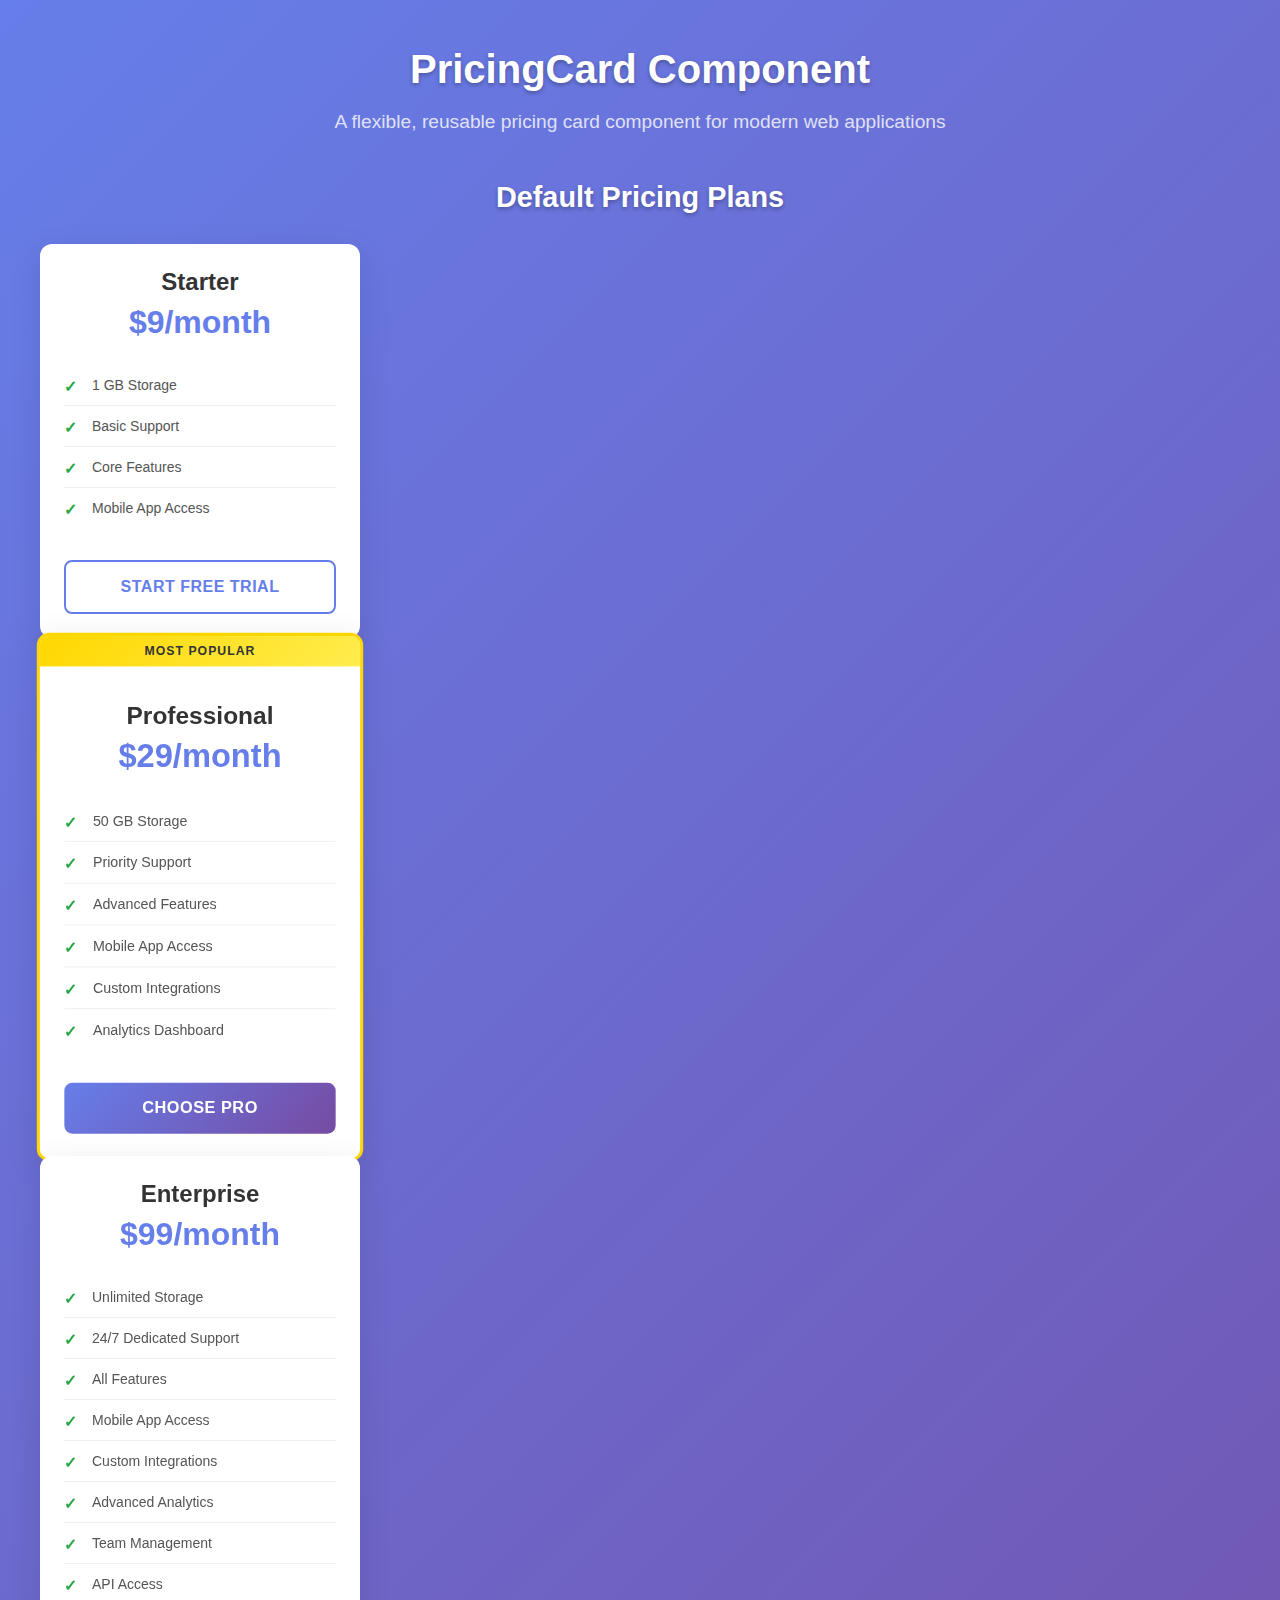
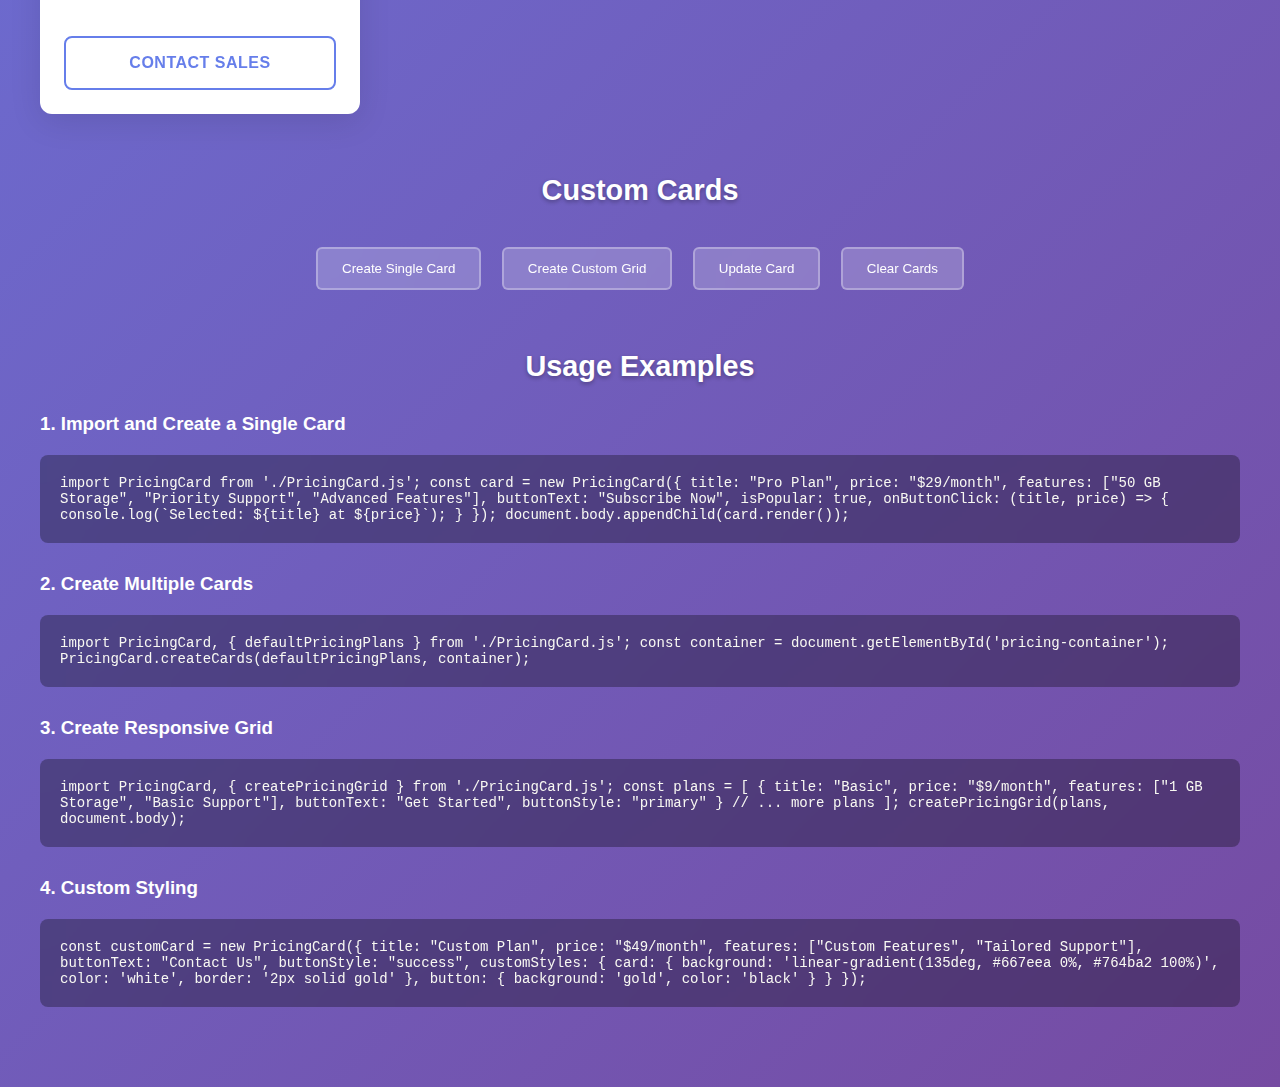
<file: module-usage-example.html>
<!DOCTYPE html>
<html>
<head>
  <meta charset="UTF-8">
  <title>PricingCard Module Usage Example</title>
  <style>
    body {
      font-family: 'Segoe UI', Tahoma, Geneva, Verdana, sans-serif;
      background: linear-gradient(135deg, #667eea 0%, #764ba2 100%);
      margin: 0;
      padding: 20px;
      min-height: 100vh;
    }

    .demo-container {
      max-width: 1200px;
      margin: 0 auto;
    }

    .demo-title {
      text-align: center;
      color: white;
      font-size: 2.5rem;
      margin-bottom: 1rem;
      text-shadow: 0 2px 4px rgba(0,0,0,0.3);
    }

    .demo-subtitle {
      text-align: center;
      color: rgba(255, 255, 255, 0.8);
      font-size: 1.2rem;
      margin-bottom: 3rem;
    }

    .demo-section {
      margin-bottom: 60px;
    }

    .section-title {
      color: white;
      font-size: 1.8rem;
      text-align: center;
      margin-bottom: 30px;
      text-shadow: 0 2px 4px rgba(0,0,0,0.3);
    }

    .demo-controls {
      text-align: center;
      margin: 40px 0;
    }

    .demo-button {
      background: rgba(255, 255, 255, 0.2);
      color: white;
      border: 2px solid rgba(255, 255, 255, 0.3);
      padding: 12px 24px;
      margin: 0 8px;
      border-radius: 6px;
      cursor: pointer;
      font-weight: 500;
      backdrop-filter: blur(10px);
      transition: all 0.3s ease;
    }

    .demo-button:hover {
      background: rgba(255, 255, 255, 0.3);
      border-color: rgba(255, 255, 255, 0.5);
    }

    .code-example {
      background: rgba(0, 0, 0, 0.3);
      color: #f8f8f2;
      padding: 20px;
      border-radius: 8px;
      margin: 20px 0;
      font-family: 'Courier New', monospace;
      font-size: 14px;
      overflow-x: auto;
      backdrop-filter: blur(10px);
    }

    .cards-grid {
      margin: 30px 0;
    }

    @media (max-width: 768px) {
      .demo-title {
        font-size: 2rem;
      }
      
      .demo-button {
        display: block;
        margin: 8px auto;
        width: 200px;
      }
    }
  </style>
</head>
<body>
  <div class="demo-container">
    <h1 class="demo-title">PricingCard Component</h1>
    <p class="demo-subtitle">A flexible, reusable pricing card component for modern web applications</p>

    <!-- Default Cards Section -->
    <div class="demo-section">
      <h2 class="section-title">Default Pricing Plans</h2>
      <div id="defaultCards" class="cards-grid"></div>
    </div>

    <!-- Custom Cards Section -->
    <div class="demo-section">
      <h2 class="section-title">Custom Cards</h2>
      <div class="demo-controls">
        <button class="demo-button" onclick="createSingleCard()">Create Single Card</button>
        <button class="demo-button" onclick="createCustomGrid()">Create Custom Grid</button>
        <button class="demo-button" onclick="updateExistingCard()">Update Card</button>
        <button class="demo-button" onclick="clearCustomCards()">Clear Cards</button>
      </div>
      <div id="customCards" class="cards-grid"></div>
    </div>

    <!-- Usage Examples -->
    <div class="demo-section">
      <h2 class="section-title">Usage Examples</h2>
      
      <h3 style="color: white; margin-top: 30px;">1. Import and Create a Single Card</h3>
      <div class="code-example">
import PricingCard from './PricingCard.js';

const card = new PricingCard({
  title: "Pro Plan",
  price: "$29/month",
  features: ["50 GB Storage", "Priority Support", "Advanced Features"],
  buttonText: "Subscribe Now",
  isPopular: true,
  onButtonClick: (title, price) => {
    console.log(`Selected: ${title} at ${price}`);
  }
});

document.body.appendChild(card.render());
      </div>

      <h3 style="color: white; margin-top: 30px;">2. Create Multiple Cards</h3>
      <div class="code-example">
import PricingCard, { defaultPricingPlans } from './PricingCard.js';

const container = document.getElementById('pricing-container');
PricingCard.createCards(defaultPricingPlans, container);
      </div>

      <h3 style="color: white; margin-top: 30px;">3. Create Responsive Grid</h3>
      <div class="code-example">
import PricingCard, { createPricingGrid } from './PricingCard.js';

const plans = [
  {
    title: "Basic",
    price: "$9/month",
    features: ["1 GB Storage", "Basic Support"],
    buttonText: "Get Started",
    buttonStyle: "primary"
  }
  // ... more plans
];

createPricingGrid(plans, document.body);
      </div>

      <h3 style="color: white; margin-top: 30px;">4. Custom Styling</h3>
      <div class="code-example">
const customCard = new PricingCard({
  title: "Custom Plan",
  price: "$49/month",
  features: ["Custom Features", "Tailored Support"],
  buttonText: "Contact Us",
  buttonStyle: "success",
  customStyles: {
    card: {
      background: 'linear-gradient(135deg, #667eea 0%, #764ba2 100%)',
      color: 'white',
      border: '2px solid gold'
    },
    button: {
      background: 'gold',
      color: 'black'
    }
  }
});
      </div>
    </div>
  </div>

  <script type="module">
    import PricingCard, { defaultPricingPlans, createPricingGrid } from './PricingCard.js';

    // Initialize default cards
    document.addEventListener('DOMContentLoaded', () => {
      const defaultContainer = document.getElementById('defaultCards');
      PricingCard.createCards(defaultPricingPlans, defaultContainer);
    });

    // Global functions for demo buttons
    window.createSingleCard = () => {
      const container = document.getElementById('customCards');
      const card = new PricingCard({
        title: "Custom Plan",
        price: "$39/month",
        features: [
          "25 GB Storage",
          "Custom Support",
          "Tailored Features",
          "Flexible Terms"
        ],
        buttonText: "Get Custom Plan",
        buttonStyle: "success",
        isPopular: false,
        onButtonClick: (title, price) => {
          alert(`Custom action: Selected ${title} for ${price}!`);
        }
      });
      
      container.appendChild(card.render());
    };

    window.createCustomGrid = () => {
      const customPlans = [
        {
          title: "Freelancer",
          price: "$15/month",
          features: [
            "5 GB Storage",
            "Email Support",
            "Basic Analytics",
            "Mobile Access"
          ],
          buttonText: "Perfect for Solo",
          buttonStyle: "secondary",
          isPopular: false
        },
        {
          title: "Team",
          price: "$45/month",
          features: [
            "100 GB Storage",
            "Team Collaboration",
            "Advanced Analytics",
            "Priority Support",
            "Custom Integrations"
          ],
          buttonText: "Best for Teams",
          buttonStyle: "primary",
          isPopular: true
        },
        {
          title: "Agency",
          price: "$125/month",
          features: [
            "Unlimited Storage",
            "White Label Solution",
            "Client Management",
            "Advanced Analytics",
            "24/7 Phone Support",
            "Custom Development"
          ],
          buttonText: "Scale Your Agency",
          buttonStyle: "danger",
          isPopular: false
        }
      ];

      const container = document.getElementById('customCards');
      container.innerHTML = ''; // Clear existing
      PricingCard.createCards(customPlans, container);
    };

    window.updateExistingCard = () => {
      const container = document.getElementById('customCards');
      if (container.children.length === 0) {
        alert('Create some cards first!');
        return;
      }

      // This is a demo - in real usage you'd keep references to your card instances
      alert('In a real application, you would keep references to card instances and call updateCard() method');
    };

    window.clearCustomCards = () => {
      document.getElementById('customCards').innerHTML = '';
    };
  </script>
</body>
</html>
</file>
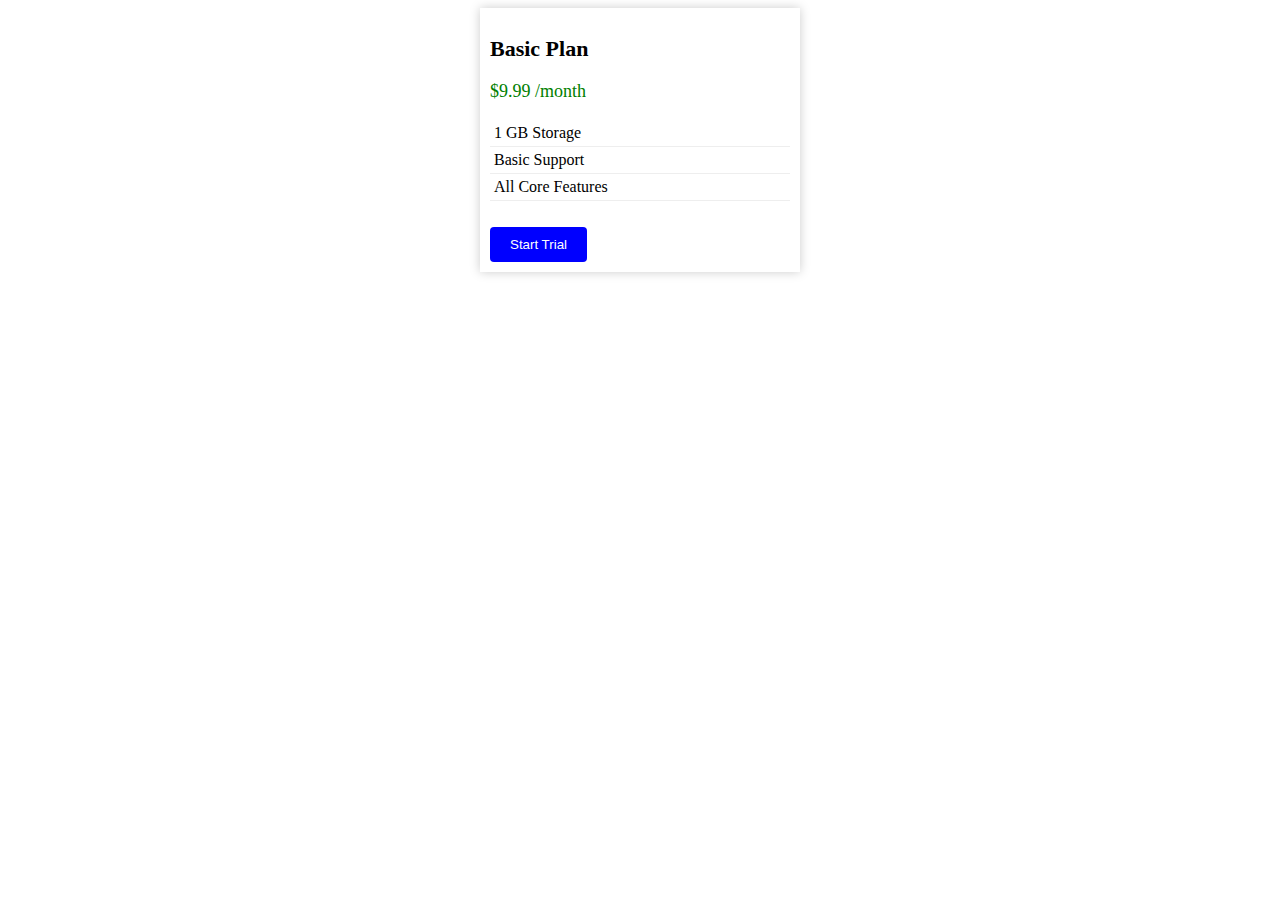
<file: pricing-card-fixed.html>
<!DOCTYPE html>
<html>
<head>
<style>
.pricing {
width: 300px;
margin: auto;
background-color: #fff;
box-shadow: 0 0 10px #ccc;
padding: 10px;
text-align: left;
}

.title {
font-size: 22px;
font-weight: bold;
}

.price {
font-size: 18px;
color: green;
}

.features {
list-style: none;
padding-left: 0;
}

.features li {
padding: 4px;
border-bottom: 1px solid #eee;
}

.btn {
background: blue;
color: white;
padding: 10px 20px;
border: none;
margin-top: 10px;
cursor: pointer;
border-radius: 4px;
}

.btn:hover {
background: darkblue;
}
</style>
</head>
<body>

<div class="pricing">
<h2 class="title">Basic Plan</h2>
<p class="price">$9.99 /month</p>

<ul class="features">
<li>1 GB Storage</li>
<li>Basic Support</li>
<li>All Core Features</li>
</ul>

<button class="btn">Start Trial</button>
</div>

</body>
</html>
</file>
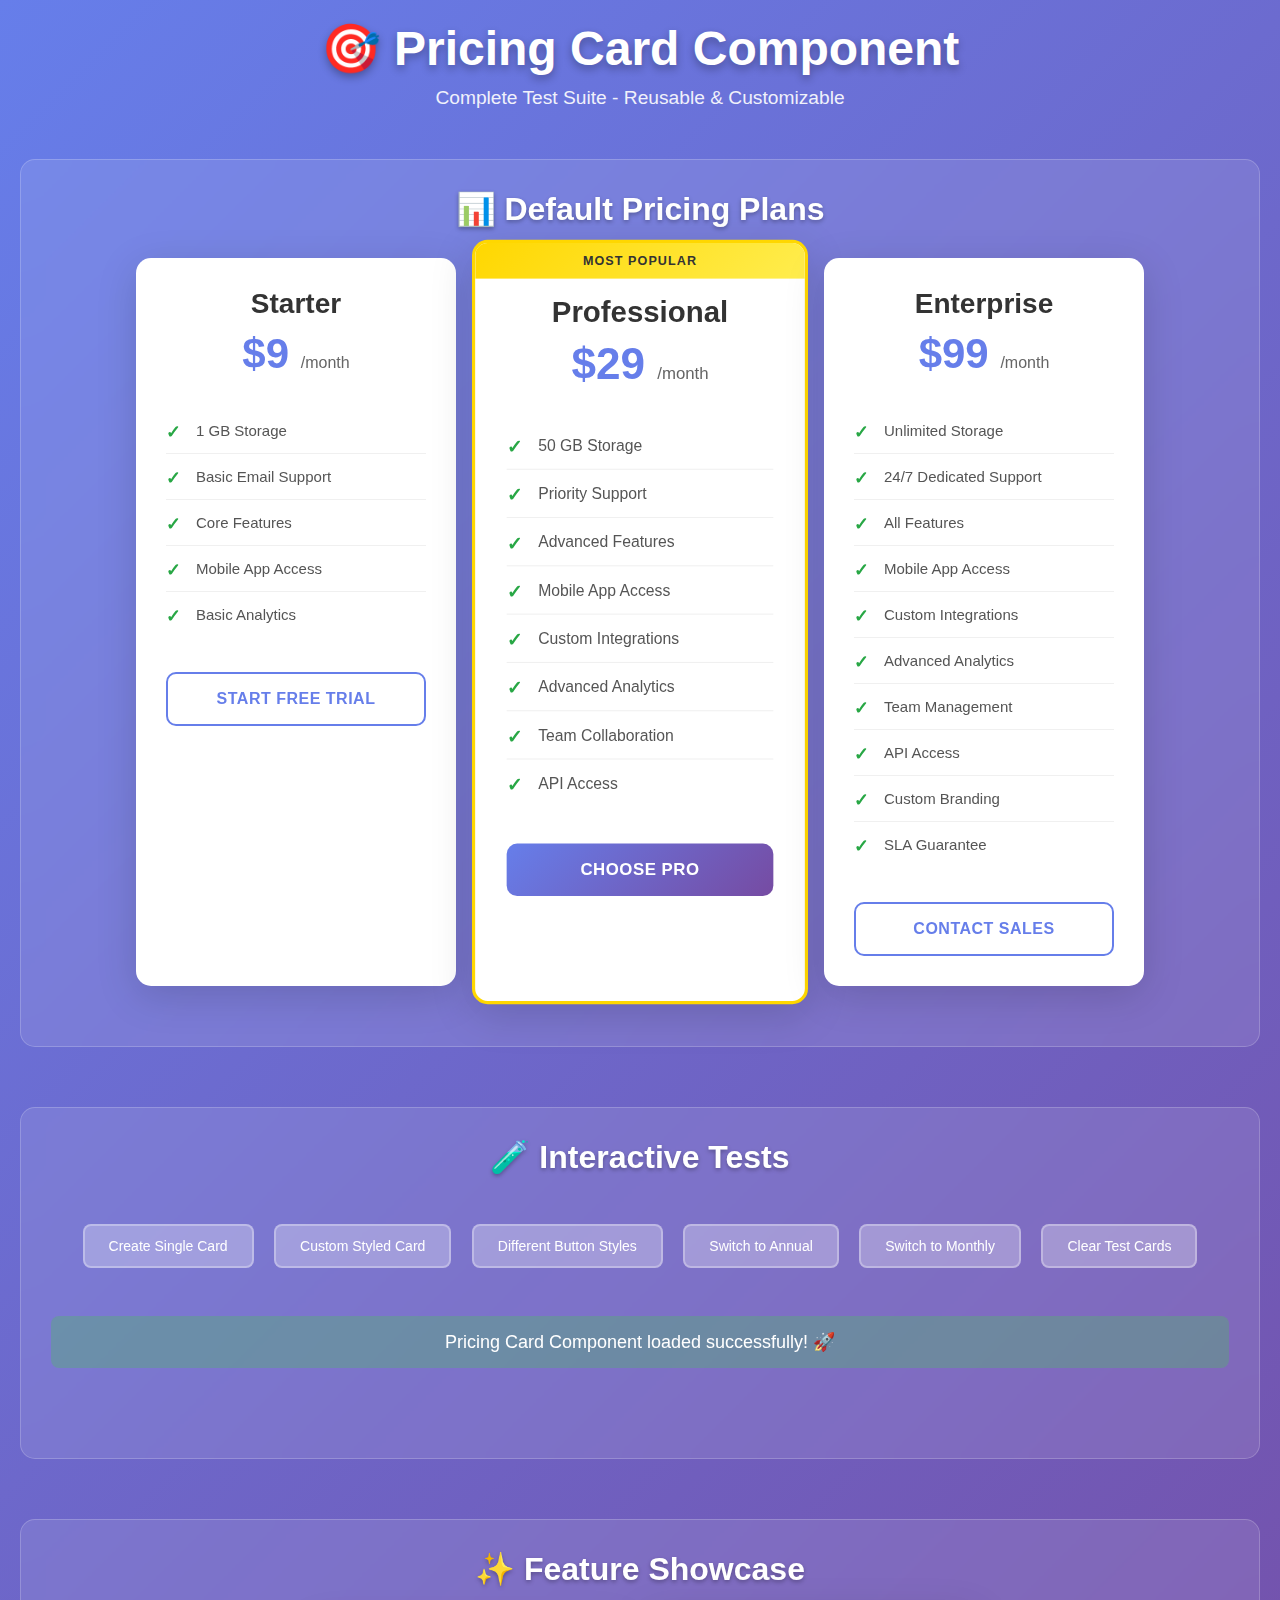
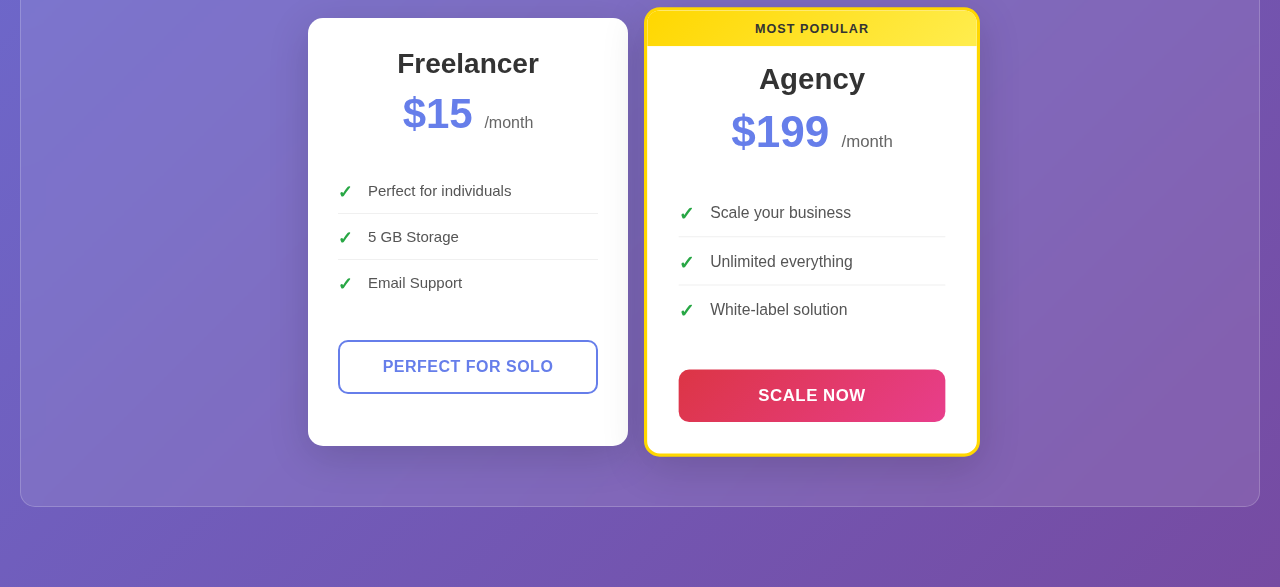
<file: pricing-card-test.html>
<!DOCTYPE html>
<html lang="en">
<head>
    <meta charset="UTF-8">
    <meta name="viewport" content="width=device-width, initial-scale=1.0">
    <title>Pricing Card Component - Complete Test</title>
    <style>
        * {
            margin: 0;
            padding: 0;
            box-sizing: border-box;
        }

        body {
            font-family: 'Segoe UI', Tahoma, Geneva, Verdana, sans-serif;
            background: linear-gradient(135deg, #667eea 0%, #764ba2 100%);
            min-height: 100vh;
            padding: 20px;
        }

        .test-container {
            max-width: 1400px;
            margin: 0 auto;
        }

        .header {
            text-align: center;
            color: white;
            margin-bottom: 50px;
        }

        .header h1 {
            font-size: 3rem;
            margin-bottom: 10px;
            text-shadow: 0 4px 8px rgba(0, 0, 0, 0.3);
        }

        .header p {
            font-size: 1.2rem;
            opacity: 0.9;
        }

        .test-section {
            margin-bottom: 60px;
            background: rgba(255, 255, 255, 0.1);
            border-radius: 15px;
            padding: 30px;
            backdrop-filter: blur(10px);
            border: 1px solid rgba(255, 255, 255, 0.2);
        }

        .section-title {
            color: white;
            font-size: 2rem;
            text-align: center;
            margin-bottom: 30px;
            text-shadow: 0 2px 4px rgba(0, 0, 0, 0.3);
        }

        .cards-container {
            display: flex;
            gap: 24px;
            flex-wrap: wrap;
            justify-content: center;
            margin: 30px 0;
        }

        .pricing-card {
            width: 320px;
            background: white;
            border-radius: 15px;
            padding: 30px;
            box-shadow: 0 10px 40px rgba(0, 0, 0, 0.15);
            transition: all 0.4s ease;
            position: relative;
            overflow: hidden;
        }

        .pricing-card:hover {
            transform: translateY(-10px);
            box-shadow: 0 20px 60px rgba(0, 0, 0, 0.25);
        }

        .pricing-card.popular {
            border: 3px solid #ffd700;
            transform: scale(1.05);
        }

        .pricing-card.popular::before {
            content: "MOST POPULAR";
            position: absolute;
            top: 0;
            left: 0;
            right: 0;
            background: linear-gradient(135deg, #ffd700, #ffed4e);
            color: #333;
            text-align: center;
            padding: 10px;
            font-size: 12px;
            font-weight: bold;
            letter-spacing: 1px;
        }

        .pricing-card.popular .card-header {
            padding-top: 20px;
        }

        .card-header {
            text-align: center;
            margin-bottom: 30px;
        }

        .card-title {
            font-size: 28px;
            font-weight: 700;
            color: #333;
            margin-bottom: 10px;
        }

        .card-price {
            font-size: 42px;
            font-weight: 800;
            color: #667eea;
            margin-bottom: 5px;
        }

        .card-period {
            font-size: 16px;
            color: #666;
            font-weight: normal;
        }

        .card-features {
            list-style: none;
            margin-bottom: 35px;
        }

        .card-features li {
            padding: 12px 0;
            border-bottom: 1px solid #f0f0f0;
            color: #555;
            position: relative;
            padding-left: 30px;
            font-size: 15px;
            line-height: 1.4;
        }

        .card-features li::before {
            content: "✓";
            position: absolute;
            left: 0;
            top: 12px;
            color: #28a745;
            font-weight: bold;
            font-size: 18px;
        }

        .card-features li:last-child {
            border-bottom: none;
        }

        .card-button {
            width: 100%;
            padding: 16px 24px;
            border: none;
            border-radius: 10px;
            font-size: 16px;
            font-weight: 600;
            cursor: pointer;
            transition: all 0.3s ease;
            text-transform: uppercase;
            letter-spacing: 0.5px;
            font-family: inherit;
        }

        .card-button.primary {
            background: linear-gradient(135deg, #667eea 0%, #764ba2 100%);
            color: white;
        }

        .card-button.primary:hover {
            background: linear-gradient(135deg, #5a67d8 0%, #6b46c1 100%);
            transform: translateY(-3px);
            box-shadow: 0 10px 25px rgba(102, 126, 234, 0.4);
        }

        .card-button.secondary {
            background: white;
            color: #667eea;
            border: 2px solid #667eea;
        }

        .card-button.secondary:hover {
            background: #667eea;
            color: white;
            transform: translateY(-3px);
            box-shadow: 0 10px 25px rgba(102, 126, 234, 0.3);
        }

        .card-button.success {
            background: linear-gradient(135deg, #28a745 0%, #20c997 100%);
            color: white;
        }

        .card-button.success:hover {
            background: linear-gradient(135deg, #218838 0%, #1ea080 100%);
            transform: translateY(-3px);
            box-shadow: 0 10px 25px rgba(40, 167, 69, 0.4);
        }

        .card-button.danger {
            background: linear-gradient(135deg, #dc3545 0%, #e83e8c 100%);
            color: white;
        }

        .card-button.danger:hover {
            background: linear-gradient(135deg, #c82333 0%, #d91a72 100%);
            transform: translateY(-3px);
            box-shadow: 0 10px 25px rgba(220, 53, 69, 0.4);
        }

        .controls {
            text-align: center;
            margin: 40px 0;
        }

        .control-button {
            background: rgba(255, 255, 255, 0.2);
            color: white;
            border: 2px solid rgba(255, 255, 255, 0.3);
            padding: 12px 24px;
            margin: 8px;
            border-radius: 8px;
            cursor: pointer;
            font-weight: 500;
            backdrop-filter: blur(10px);
            transition: all 0.3s ease;
            font-size: 14px;
        }

        .control-button:hover {
            background: rgba(255, 255, 255, 0.3);
            border-color: rgba(255, 255, 255, 0.5);
            transform: translateY(-2px);
        }

        .status-message {
            text-align: center;
            color: white;
            font-size: 18px;
            margin: 20px 0;
            padding: 15px;
            background: rgba(255, 255, 255, 0.1);
            border-radius: 8px;
            backdrop-filter: blur(10px);
        }

        @media (max-width: 768px) {
            .header h1 {
                font-size: 2rem;
            }
            
            .pricing-card {
                width: 100%;
                max-width: 350px;
            }
            
            .control-button {
                display: block;
                margin: 8px auto;
                width: 200px;
            }
        }
    </style>
</head>
<body>
    <div class="test-container">
        <div class="header">
            <h1>🎯 Pricing Card Component</h1>
            <p>Complete Test Suite - Reusable & Customizable</p>
        </div>

        <!-- Default Plans Section -->
        <div class="test-section">
            <h2 class="section-title">📊 Default Pricing Plans</h2>
            <div id="defaultPlans" class="cards-container"></div>
        </div>

        <!-- Interactive Tests Section -->
        <div class="test-section">
            <h2 class="section-title">🧪 Interactive Tests</h2>
            <div class="controls">
                <button class="control-button" onclick="testSingleCard()">Create Single Card</button>
                <button class="control-button" onclick="testCustomStyles()">Custom Styled Card</button>
                <button class="control-button" onclick="testDifferentButtons()">Different Button Styles</button>
                <button class="control-button" onclick="testAnnualPlans()">Switch to Annual</button>
                <button class="control-button" onclick="testMonthlyPlans()">Switch to Monthly</button>
                <button class="control-button" onclick="clearTestCards()">Clear Test Cards</button>
            </div>
            <div id="statusMessage" class="status-message" style="display: none;"></div>
            <div id="testCards" class="cards-container"></div>
        </div>

        <!-- Feature Showcase Section -->
        <div class="test-section">
            <h2 class="section-title">✨ Feature Showcase</h2>
            <div id="showcaseCards" class="cards-container"></div>
        </div>
    </div>

    <script>
        // PricingCard Class
        class PricingCard {
            constructor({
                title,
                price,
                period = "",
                features = [],
                buttonText = "Get Started",
                buttonStyle = "primary",
                isPopular = false,
                onButtonClick = null,
                customStyles = {}
            }) {
                this.title = title;
                this.price = price;
                this.period = period;
                this.features = features;
                this.buttonText = buttonText;
                this.buttonStyle = buttonStyle;
                this.isPopular = isPopular;
                this.onButtonClick = onButtonClick || this.defaultClickHandler;
                this.customStyles = customStyles;
            }

            defaultClickHandler = () => {
                this.showMessage(`Selected: ${this.title} for ${this.price}${this.period}`, 'success');
            }

            showMessage(text, type = 'info') {
                const messageEl = document.getElementById('statusMessage');
                messageEl.textContent = text;
                messageEl.style.display = 'block';
                messageEl.style.background = type === 'success' 
                    ? 'rgba(40, 167, 69, 0.3)' 
                    : 'rgba(255, 255, 255, 0.1)';
                
                setTimeout(() => {
                    messageEl.style.display = 'none';
                }, 3000);
            }

            render() {
                const cardDiv = document.createElement('div');
                cardDiv.className = `pricing-card ${this.isPopular ? 'popular' : ''}`;
                
                if (this.customStyles.card) {
                    Object.assign(cardDiv.style, this.customStyles.card);
                }

                const featuresHTML = this.features.map(feature => `<li>${feature}</li>`).join('');
                
                cardDiv.innerHTML = `
                    <div class="card-header">
                        <h3 class="card-title">${this.title}</h3>
                        <div class="card-price">
                            ${this.price}
                            ${this.period ? `<span class="card-period">${this.period}</span>` : ''}
                        </div>
                    </div>
                    
                    <ul class="card-features">
                        ${featuresHTML}
                    </ul>
                    
                    <button class="card-button ${this.buttonStyle}">
                        ${this.buttonText}
                    </button>
                `;

                const button = cardDiv.querySelector('.card-button');
                button.addEventListener('click', () => this.onButtonClick(this.title, this.price));

                if (this.customStyles.button) {
                    Object.assign(button.style, this.customStyles.button);
                }

                return cardDiv;
            }

            static createCards(cardsData, container) {
                if (!container) return;
                
                container.innerHTML = '';
                cardsData.forEach(cardData => {
                    const card = new PricingCard(cardData);
                    container.appendChild(card.render());
                });
            }
        }

        // Default Plans Data
        const defaultPlans = [
            {
                title: "Starter",
                price: "$9",
                period: "/month",
                features: [
                    "1 GB Storage",
                    "Basic Email Support",
                    "Core Features",
                    "Mobile App Access",
                    "Basic Analytics"
                ],
                buttonText: "Start Free Trial",
                buttonStyle: "secondary",
                isPopular: false
            },
            {
                title: "Professional",
                price: "$29",
                period: "/month",
                features: [
                    "50 GB Storage",
                    "Priority Support",
                    "Advanced Features",
                    "Mobile App Access",
                    "Custom Integrations",
                    "Advanced Analytics",
                    "Team Collaboration",
                    "API Access"
                ],
                buttonText: "Choose Pro",
                buttonStyle: "primary",
                isPopular: true
            },
            {
                title: "Enterprise",
                price: "$99",
                period: "/month",
                features: [
                    "Unlimited Storage",
                    "24/7 Dedicated Support",
                    "All Features",
                    "Mobile App Access",
                    "Custom Integrations",
                    "Advanced Analytics",
                    "Team Management",
                    "API Access",
                    "Custom Branding",
                    "SLA Guarantee"
                ],
                buttonText: "Contact Sales",
                buttonStyle: "secondary",
                isPopular: false
            }
        ];

        const annualPlans = [
            {
                title: "Starter",
                price: "$90",
                period: "/year",
                features: [
                    "1 GB Storage",
                    "Basic Email Support", 
                    "Core Features",
                    "Mobile App Access",
                    "Basic Analytics",
                    "💰 Save 2 months!"
                ],
                buttonText: "Start Annual",
                buttonStyle: "success",
                isPopular: false
            },
            {
                title: "Professional",
                price: "$290",
                period: "/year",
                features: [
                    "50 GB Storage",
                    "Priority Support",
                    "Advanced Features",
                    "Mobile App Access",
                    "Custom Integrations",
                    "Advanced Analytics",
                    "Team Collaboration",
                    "API Access",
                    "💰 Save 2 months!"
                ],
                buttonText: "Choose Annual Pro",
                buttonStyle: "primary",
                isPopular: true
            },
            {
                title: "Enterprise",
                price: "$990",
                period: "/year",
                features: [
                    "Unlimited Storage",
                    "24/7 Dedicated Support",
                    "All Features",
                    "Mobile App Access",
                    "Custom Integrations",
                    "Advanced Analytics",
                    "Team Management",
                    "API Access",
                    "Custom Branding",
                    "SLA Guarantee",
                    "💰 Save 2 months!"
                ],
                buttonText: "Contact Sales",
                buttonStyle: "success",
                isPopular: false
            }
        ];

        // Test Functions
        function testSingleCard() {
            const container = document.getElementById('testCards');
            const card = new PricingCard({
                title: "Custom Plan",
                price: "$49",
                period: "/month",
                features: [
                    "25 GB Storage",
                    "Custom Support Level",
                    "Tailored Features",
                    "Flexible Billing",
                    "Dedicated Account Manager"
                ],
                buttonText: "Get Custom Quote",
                buttonStyle: "success",
                isPopular: false,
                onButtonClick: () => showMessage("Custom plan button clicked! 🎉", 'success')
            });
            
            container.appendChild(card.render());
            showMessage("Single custom card created!", 'success');
        }

        function testCustomStyles() {
            const container = document.getElementById('testCards');
            const card = new PricingCard({
                title: "Premium Plus",
                price: "$199",
                period: "/month",
                features: [
                    "Everything Included",
                    "White Glove Service",
                    "Custom Development",
                    "Dedicated Infrastructure"
                ],
                buttonText: "Go Premium",
                buttonStyle: "danger",
                isPopular: true,
                customStyles: {
                    card: {
                        background: 'linear-gradient(135deg, #667eea 0%, #764ba2 100%)',
                        color: 'white',
                        border: '3px solid gold'
                    },
                    button: {
                        background: 'gold',
                        color: 'black',
                        fontWeight: 'bold'
                    }
                },
                onButtonClick: () => showMessage("Premium Plus with custom styling selected! ✨", 'success')
            });
            
            container.appendChild(card.render());
            showMessage("Custom styled card created!", 'success');
        }

        function testDifferentButtons() {
            const container = document.getElementById('testCards');
            const buttonStyles = [
                { style: 'primary', title: 'Primary Button', price: '$19' },
                { style: 'secondary', title: 'Secondary Button', price: '$29' },
                { style: 'success', title: 'Success Button', price: '$39' },
                { style: 'danger', title: 'Danger Button', price: '$49' }
            ];

            buttonStyles.forEach(({ style, title, price }) => {
                const card = new PricingCard({
                    title: title,
                    price: price,
                    period: "/month",
                    features: [
                        `${style.charAt(0).toUpperCase() + style.slice(1)} Features`,
                        "Button Style Demo",
                        "Interactive Testing"
                    ],
                    buttonText: `${style.charAt(0).toUpperCase() + style.slice(1)} Action`,
                    buttonStyle: style,
                    onButtonClick: () => showMessage(`${style} button clicked! 🎨`, 'success')
                });
                container.appendChild(card.render());
            });

            showMessage("Different button styles created!", 'success');
        }

        function testAnnualPlans() {
            const container = document.getElementById('defaultPlans');
            PricingCard.createCards(annualPlans, container);
            showMessage("Switched to annual plans! 📅", 'success');
        }

        function testMonthlyPlans() {
            const container = document.getElementById('defaultPlans');
            PricingCard.createCards(defaultPlans, container);
            showMessage("Switched to monthly plans! 📅", 'success');
        }

        function clearTestCards() {
            document.getElementById('testCards').innerHTML = '';
            showMessage("Test cards cleared! 🧹", 'success');
        }

        function showMessage(text, type = 'info') {
            const messageEl = document.getElementById('statusMessage');
            messageEl.textContent = text;
            messageEl.style.display = 'block';
            messageEl.style.background = type === 'success' 
                ? 'rgba(40, 167, 69, 0.3)' 
                : 'rgba(255, 255, 255, 0.1)';
            
            setTimeout(() => {
                messageEl.style.display = 'none';
            }, 3000);
        }

        // Initialize on page load
        document.addEventListener('DOMContentLoaded', () => {
            // Load default plans
            PricingCard.createCards(defaultPlans, document.getElementById('defaultPlans'));

            // Create showcase cards
            const showcaseCards = [
                {
                    title: "Freelancer",
                    price: "$15",
                    period: "/month",
                    features: ["Perfect for individuals", "5 GB Storage", "Email Support"],
                    buttonText: "Perfect for Solo",
                    buttonStyle: "secondary"
                },
                {
                    title: "Agency",
                    price: "$199",
                    period: "/month", 
                    features: ["Scale your business", "Unlimited everything", "White-label solution"],
                    buttonText: "Scale Now",
                    buttonStyle: "danger",
                    isPopular: true
                }
            ];

            PricingCard.createCards(showcaseCards, document.getElementById('showcaseCards'));
            
            showMessage("Pricing Card Component loaded successfully! 🚀", 'success');
        });
    </script>
</body>
</html>
</file>
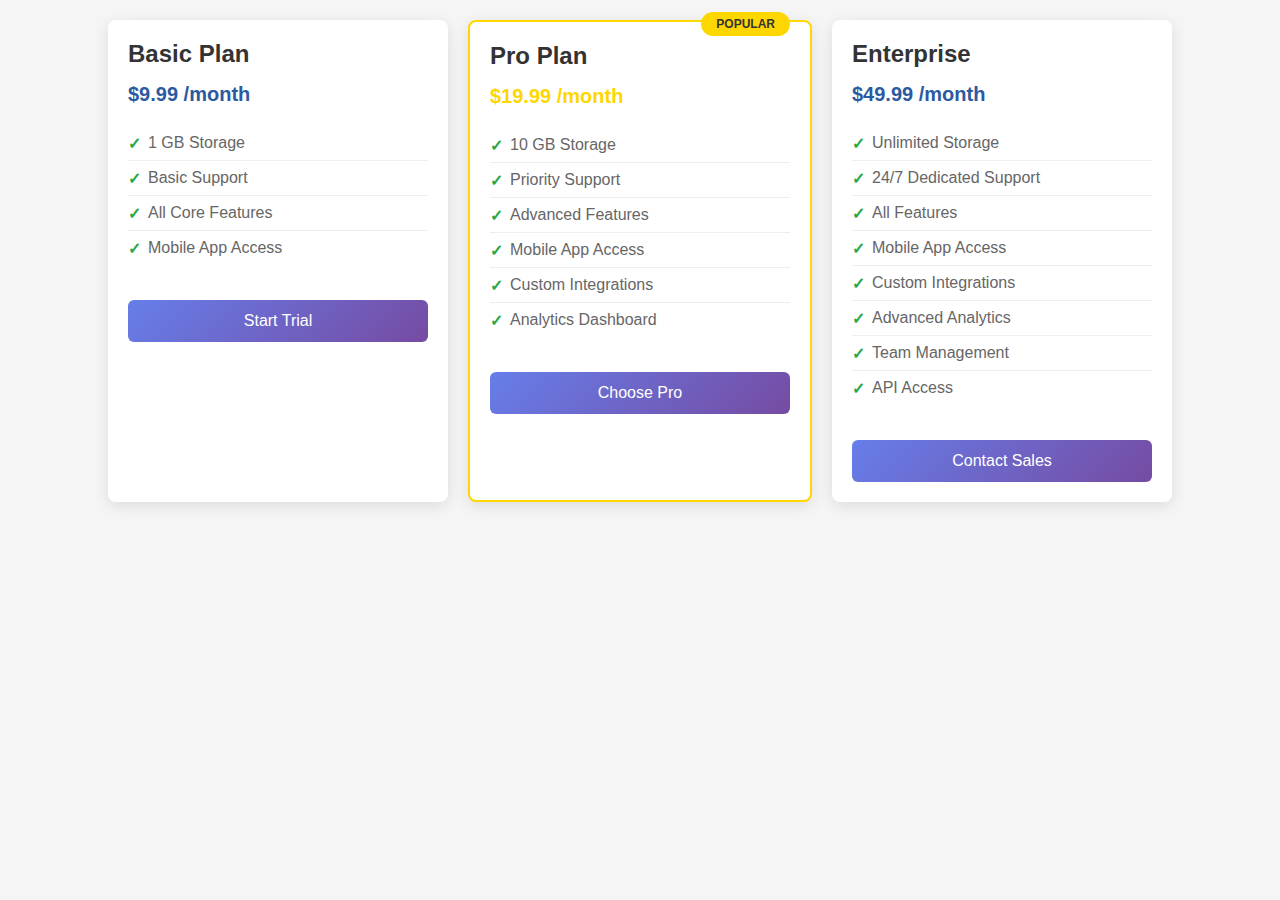
<file: reusable-card-component.html>
<!DOCTYPE html>
<html>
<head>
<style>
body {
  font-family: Arial, sans-serif;
  background-color: #f5f5f5;
  margin: 0;
  padding: 20px;
}

.container {
  display: flex;
  gap: 20px;
  flex-wrap: wrap;
  justify-content: center;
  max-width: 1200px;
  margin: 0 auto;
}

.pricing-card {
  width: 300px;
  background-color: #fff;
  box-shadow: 0 4px 15px rgba(0, 0, 0, 0.1);
  padding: 20px;
  text-align: left;
  border-radius: 8px;
  transition: transform 0.3s ease, box-shadow 0.3s ease;
  margin-bottom: 20px;
}

.pricing-card:hover {
  transform: translateY(-5px);
  box-shadow: 0 8px 25px rgba(0, 0, 0, 0.15);
}

.card-title {
  font-size: 24px;
  font-weight: bold;
  margin: 0 0 15px 0;
  color: #333;
}

.card-price {
  font-size: 20px;
  color: #2c5aa0;
  font-weight: bold;
  margin: 0 0 20px 0;
}

.card-features {
  list-style: none;
  padding-left: 0;
  margin: 0 0 25px 0;
}

.card-features li {
  padding: 8px 0;
  border-bottom: 1px solid #eee;
  color: #666;
  position: relative;
  padding-left: 20px;
}

.card-features li:before {
  content: "✓";
  position: absolute;
  left: 0;
  color: #28a745;
  font-weight: bold;
}

.card-features li:last-child {
  border-bottom: none;
}

.card-btn {
  background: linear-gradient(135deg, #667eea 0%, #764ba2 100%);
  color: white;
  padding: 12px 24px;
  border: none;
  margin-top: 10px;
  cursor: pointer;
  border-radius: 6px;
  font-size: 16px;
  font-weight: 500;
  width: 100%;
  transition: all 0.3s ease;
}

.card-btn:hover {
  background: linear-gradient(135deg, #5a67d8 0%, #6b46c1 100%);
  transform: translateY(-2px);
  box-shadow: 0 4px 12px rgba(102, 126, 234, 0.4);
}

.card-btn:active {
  transform: translateY(0);
}

/* Color variants */
.pricing-card.premium {
  border: 2px solid #ffd700;
  position: relative;
}

.pricing-card.premium:before {
  content: "POPULAR";
  position: absolute;
  top: -10px;
  right: 20px;
  background: #ffd700;
  color: #333;
  padding: 5px 15px;
  font-size: 12px;
  font-weight: bold;
  border-radius: 15px;
}

.pricing-card.premium .card-price {
  color: #ffd700;
}
</style>
</head>
<body>

<div class="container" id="cardContainer">
  <!-- Cards will be dynamically generated here -->
</div>

<script>
class PricingCard {
  constructor(title, price, features, buttonText = "Get Started", isPopular = false, buttonAction = null) {
    this.title = title;
    this.price = price;
    this.features = features;
    this.buttonText = buttonText;
    this.isPopular = isPopular;
    this.buttonAction = buttonAction || (() => console.log(`${buttonText} clicked for ${title}`));
  }

  render() {
    const cardDiv = document.createElement('div');
    cardDiv.className = `pricing-card ${this.isPopular ? 'premium' : ''}`;
    
    const featuresHTML = this.features.map(feature => `<li>${feature}</li>`).join('');
    
    cardDiv.innerHTML = `
      <h2 class="card-title">${this.title}</h2>
      <p class="card-price">${this.price}</p>
      <ul class="card-features">
        ${featuresHTML}
      </ul>
      <button class="card-btn">${this.buttonText}</button>
    `;

    // Add click event to button
    const button = cardDiv.querySelector('.card-btn');
    button.addEventListener('click', this.buttonAction);

    return cardDiv;
  }
}

// Function to create and display cards
function createCards(cardData) {
  const container = document.getElementById('cardContainer');
  container.innerHTML = ''; // Clear existing cards

  cardData.forEach(data => {
    const card = new PricingCard(
      data.title,
      data.price,
      data.features,
      data.buttonText,
      data.isPopular,
      data.buttonAction
    );
    container.appendChild(card.render());
  });
}

// Example card data
const pricingPlans = [
  {
    title: "Basic Plan",
    price: "$9.99 /month",
    features: [
      "1 GB Storage",
      "Basic Support",
      "All Core Features",
      "Mobile App Access"
    ],
    buttonText: "Start Trial",
    isPopular: false,
    buttonAction: () => alert("Basic Plan selected!")
  },
  {
    title: "Pro Plan",
    price: "$19.99 /month",
    features: [
      "10 GB Storage",
      "Priority Support",
      "Advanced Features",
      "Mobile App Access",
      "Custom Integrations",
      "Analytics Dashboard"
    ],
    buttonText: "Choose Pro",
    isPopular: true,
    buttonAction: () => alert("Pro Plan selected!")
  },
  {
    title: "Enterprise",
    price: "$49.99 /month",
    features: [
      "Unlimited Storage",
      "24/7 Dedicated Support",
      "All Features",
      "Mobile App Access",
      "Custom Integrations",
      "Advanced Analytics",
      "Team Management",
      "API Access"
    ],
    buttonText: "Contact Sales",
    isPopular: false,
    buttonAction: () => alert("Enterprise Plan - Contact sales!")
  }
];

// Initialize cards when page loads
document.addEventListener('DOMContentLoaded', () => {
  createCards(pricingPlans);
});

// Example of how to add a new card dynamically
function addCustomCard() {
  const customCard = new PricingCard(
    "Custom Plan",
    "$29.99 /month",
    ["Custom Storage", "Custom Support", "Custom Features"],
    "Get Custom",
    false,
    () => alert("Custom plan clicked!")
  );
  
  document.getElementById('cardContainer').appendChild(customCard.render());
}

// Expose functions globally for demo purposes
window.PricingCard = PricingCard;
window.createCards = createCards;
window.addCustomCard = addCustomCard;
</script>

</body>
</html>
</file>
